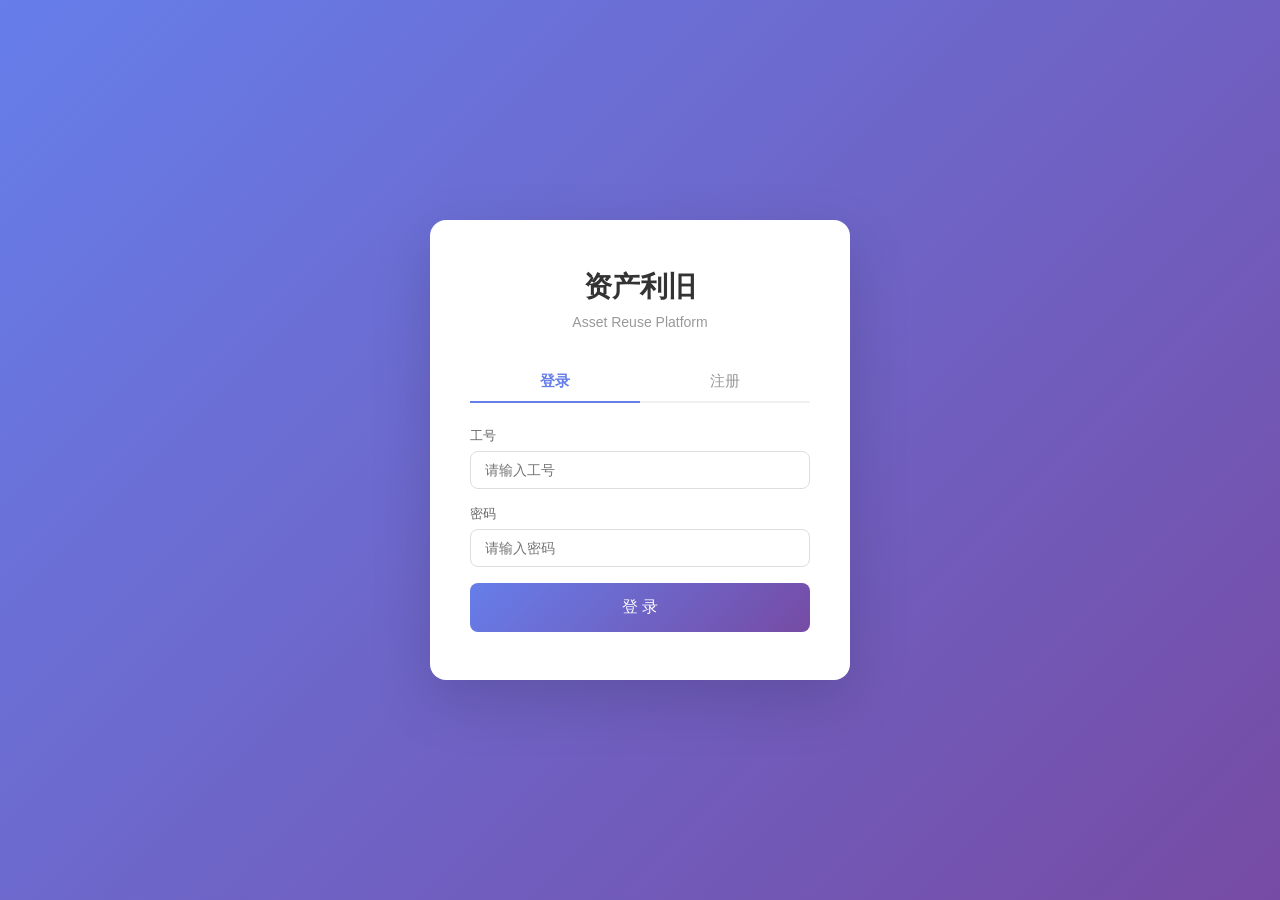
<file: templates/login.html>
<!DOCTYPE html>
 <html lang="zh-CN">
 <head>
 <meta charset="UTF-8"><meta name="viewport" content="width=device-width,initial-scale=1.0">
 <title>资产利旧 - 登录</title>
 <link rel="stylesheet" href="/static/css/style.css">
 <style>body{background:linear-gradient(135deg,#667eea 0%,#764ba4 100%);min-height:100vh;display:flex;align-items:center;justify-content:center}</style>
 </head>
 <body>
 <div class="login-box">
   <h1>资产利旧</h1>
   <p class="subtitle">Asset Reuse Platform</p>
   <div class="tabs">
     <div class="tab active" onclick="switchTab('login')">登录</div>
     <div class="tab" onclick="switchTab('register')">注册</div>
   </div>
   <div id="error" class="error-msg"></div>
   <form id="loginForm" onsubmit="doLogin(event)">
     <div class="form-group"><label>工号</label><input type="text" id="emp_no" required placeholder="请输入工号"></div>
     <div class="form-group"><label>密码</label><input type="password" id="password" required placeholder="请输入密码"></div>
     <button type="submit" class="btn">登 录</button>
   </form>
   <form id="registerForm" class="register-form" onsubmit="doRegister(event)">
     <div class="form-group"><label>工号</label><input type="text" id="reg_emp_no" required placeholder="请输入工号"></div>
     <div class="form-group"><label>姓名</label><input type="text" id="reg_name" required placeholder="请输入姓名"></div>
     <div class="form-group"><label>密码</label><input type="password" id="reg_password" required placeholder="请设置密码"></div>
     <button type="submit" class="btn">注 册</button>
   </form>
 </div>
 <script>
 function switchTab(t){
   document.querySelectorAll('.tab').forEach(function(el,i){el.classList.toggle('active',i===(t==='login'?0:1))});
   document.getElementById('loginForm').style.display=t==='login'?'block':'none';
   document.getElementById('registerForm').style.display=t==='register'?'block':'none';
   document.getElementById('error').style.display='none';
 }
 function showError(m){var e=document.getElementById('error');e.textContent=m;e.style.display='block'}
 async function doLogin(e){
   e.preventDefault();
   var form=new FormData();form.append('emp_no',document.getElementById('emp_no').value);form.append('password',document.getElementById('password').value);
   var r=await fetch('/login',{method:'POST',body:form,redirect:'manual'});
   if(r.status===200||r.type==='opaqueredirect'){window.location.href='/'}else{showError('工号或密码错误')}
 }
 async function doRegister(e){
   e.preventDefault();
   var body={emp_no:document.getElementById('reg_emp_no').value,name:document.getElementById('reg_name').value,password:document.getElementById('reg_password').value};
   var r=await fetch('/api/register',{method:'POST',headers:{'Content-Type':'application/json'},body:JSON.stringify(body)});
   var d=await r.json();
   if(d.error){showError(d.error)}else{alert('注册成功，请登录');switchTab('login');document.getElementById('emp_no').value=body.emp_no}
 }
 </script>
 </body>
 </html>
</file>
<file: static/css/style.css>
*{margin:0;padding:0;box-sizing:border-box}
 body{font-family:-apple-system,BlinkMacSystemFont,'Segoe UI','PingFang SC',sans-serif;background:#f5f6fa;color:#333;display:flex;min-height:100vh}
 .sidebar{width:220px;background:linear-gradient(180deg,#2c3e50,#1a252f);color:#fff;position:fixed;top:0;left:0;height:100vh;overflow-y:auto;z-index:100}
 .sidebar .logo{padding:24px 20px;border-bottom:1px solid rgba(255,255,255,.1)}
 .sidebar .logo h1{font-size:20px;font-weight:700}
 .sidebar .logo p{font-size:12px;color:rgba(255,255,255,.5);margin-top:4px}
 .sidebar .user-info{padding:16px 20px;border-bottom:1px solid rgba(255,255,255,.1);font-size:13px}
 .sidebar .user-info .name{font-weight:600;font-size:15px}
 .sidebar .user-info .role{color:rgba(255,255,255,.5);margin-top:2px}
 .nav-menu{padding:12px 0}
 .nav-item{padding:12px 20px;cursor:pointer;display:flex;align-items:center;gap:10px;font-size:14px;color:rgba(255,255,255,.7);transition:all .2s}
 .nav-item:hover{background:rgba(255,255,255,.08);color:#fff}
 .nav-item.active{background:rgba(102,126,234,.3);color:#fff;border-right:3px solid #667eea}
 .nav-item .icon{width:20px;text-align:center;font-size:16px}
 .nav-sub{padding-left:30px;display:none}
 .nav-sub.show{display:block}
 .nav-sub .nav-item{padding:10px 20px;font-size:13px}
 .main{margin-left:220px;flex:1;padding:24px 32px}
 .page-header{margin-bottom:24px}
 .page-header h2{font-size:22px;font-weight:700;color:#2c3e50}
 .page-header p{color:#999;font-size:13px;margin-top:4px}
 .stats-row{display:flex;gap:16px;margin-bottom:24px;flex-wrap:wrap}
 .stat-card{background:#fff;border-radius:12px;padding:20px 24px;flex:1;min-width:160px;box-shadow:0 2px 8px rgba(0,0,0,.06)}
 .stat-card:hover{transform:translateY(-2px)}
 .stat-card .label{font-size:13px;color:#999;margin-bottom:8px}
 .stat-card .value{font-size:28px;font-weight:700}
 .value.idle{color:#e67e22}.value.done{color:#27ae60}.value.expired{color:#95a5a6}.value.total{color:#3498db}.value.demand{color:#9b59b6}
 .card{background:#fff;border-radius:12px;padding:24px;box-shadow:0 2px 8px rgba(0,0,0,.06);margin-bottom:20px}
 .card-title{font-size:16px;font-weight:600;margin-bottom:16px;display:flex;align-items:center;justify-content:space-between}
 .toolbar{display:flex;gap:12px;align-items:center;margin-bottom:20px;flex-wrap:wrap}
 .toolbar input,.toolbar select{padding:8px 14px;border:1px solid #ddd;border-radius:8px;font-size:14px;outline:none}
 .toolbar input:focus,.toolbar select:focus{border-color:#667eea}
 .btn-primary{padding:8px 20px;background:linear-gradient(135deg,#667eea,#764ba4);color:#fff;border:none;border-radius:8px;font-size:14px;cursor:pointer}
 .btn-primary:hover{box-shadow:0 4px 12px rgba(102,126,234,.3)}
 .btn-sm{padding:5px 12px;font-size:12px;border-radius:6px;border:none;cursor:pointer;margin-right:4px}
 .btn-edit{background:#3498db;color:#fff}.btn-delete{background:#e74c3c;color:#fff}.btn-view{background:#2ecc71;color:#fff}
 table{width:100%;border-collapse:collapse}
 table th{background:#f8f9fa;padding:12px 14px;text-align:left;font-size:13px;color:#666;font-weight:600;border-bottom:2px solid #eee}
 table td{padding:12px 14px;border-bottom:1px solid #f0f0f0;font-size:13px}
 table tr:hover{background:#fafbfc}
 .status-badge{display:inline-block;padding:3px 10px;border-radius:12px;font-size:12px;font-weight:500}
 .status-idle{background:#fff3e0;color:#e67e22}.status-done{background:#e8f5e9;color:#27ae60}.status-expired{background:#eceff1;color:#90a4ae}.status-demand{background:#f3e5f5;color:#9c27b0}
 .pagination{display:flex;gap:8px;justify-content:center;margin-top:20px}
 .pagination button{padding:6px 14px;border:1px solid #ddd;border-radius:6px;background:#fff;cursor:pointer;font-size:13px}
 .pagination button.active{background:#667eea;color:#fff;border-color:#667eea}
 .pagination button:disabled{opacity:.4;cursor:not-allowed}
 .modal-overlay{position:fixed;top:0;left:0;width:100%;height:100%;background:rgba(0,0,0,.5);display:none;align-items:center;justify-content:center;z-index:1000}
 .modal-overlay.show{display:flex}
 .modal{background:#fff;border-radius:16px;padding:32px;width:640px;max-width:90vw;max-height:85vh;overflow-y:auto;position:relative}
 .modal h3{font-size:18px;margin-bottom:20px;color:#2c3e50}
 .modal .close{position:absolute;top:16px;right:20px;font-size:24px;cursor:pointer;color:#999;border:none;background:none}
 .form-row{display:flex;gap:16px;margin-bottom:16px}
 .form-row .form-group{flex:1}
 .form-group{margin-bottom:16px}
 .form-group label{display:block;font-size:13px;color:#666;margin-bottom:6px;font-weight:500}
 .form-group input,.form-group select,.form-group textarea{width:100%;padding:10px 14px;border:1px solid #ddd;border-radius:8px;font-size:14px;outline:none}
 .form-group input:focus,.form-group select:focus{border-color:#667eea;box-shadow:0 0 0 3px rgba(102,126,234,.1)}
 .upload-area{border:2px dashed #ddd;border-radius:12px;padding:24px;text-align:center;cursor:pointer;position:relative}
 .upload-area:hover{border-color:#667eea;background:#f8f9ff}
 .upload-area input{position:absolute;top:0;left:0;width:100%;height:100%;opacity:0;cursor:pointer}
 .upload-area .hint{color:#999;font-size:13px}
 .image-preview{display:flex;gap:10px;flex-wrap:wrap;margin-top:12px}
 .image-preview .img-item{width:80px;height:80px;border-radius:8px;overflow:hidden;position:relative;border:1px solid #eee}
 .image-preview .img-item img{width:100%;height:100%;object-fit:cover}
 .image-preview .img-item .remove{position:absolute;top:2px;right:2px;width:20px;height:20px;background:rgba(231,76,60,.9);color:#fff;border-radius:50%;display:flex;align-items:center;justify-content:center;font-size:12px;cursor:pointer}
 .asset-images{display:flex;gap:8px;flex-wrap:wrap}
 .asset-images img{width:60px;height:60px;object-fit:cover;border-radius:6px;cursor:pointer;border:1px solid #eee}
 .asset-images img:hover{transform:scale(1.5);z-index:10;position:relative}
 .auto-fill-hint{background:#e8f5e9;color:#27ae60;padding:8px 12px;border-radius:6px;font-size:12px;margin-bottom:12px;display:none}
 .auto-fill-hint.show{display:block}
 .auto-fill-hint.error{background:#fce4ec;color:#e74c3c}
 .page-section{display:none}
 .page-section.active{display:block}
 #lightbox{position:fixed;top:0;left:0;width:100%;height:100%;background:rgba(0,0,0,.9);z-index:2000;display:none;align-items:center;justify-content:center;cursor:pointer}
 #lightbox img{max-width:90%;max-height:90%;object-fit:contain}
 .login-box{background:#fff;border-radius:16px;padding:48px 40px;width:420px;box-shadow:0 20px 60px rgba(0,0,0,.15)}
 .login-box h1{text-align:center;color:#333;font-size:28px;margin-bottom:8px}
 .login-box .subtitle{text-align:center;color:#999;font-size:14px;margin-bottom:32px}
 .btn{width:100%;padding:14px;background:linear-gradient(135deg,#667eea,#764ba4);color:#fff;border:none;border-radius:8px;font-size:16px;cursor:pointer}
 .btn:hover{transform:translateY(-1px);box-shadow:0 4px 15px rgba(102,126,234,.4)}
 .error-msg{background:#fee;color:#c33;padding:10px 16px;border-radius:8px;margin-bottom:16px;font-size:14px;display:none}
 .tabs{display:flex;margin-bottom:24px;border-bottom:2px solid #f0f0f0}
 .tab{flex:1;text-align:center;padding:10px;cursor:pointer;color:#999;font-size:15px;border-bottom:2px solid transparent;margin-bottom:-2px;transition:all .2s}
 .tab.active{color:#667eea;border-bottom-color:#667eea;font-weight:600}
 .register-form{display:none}
</file>
